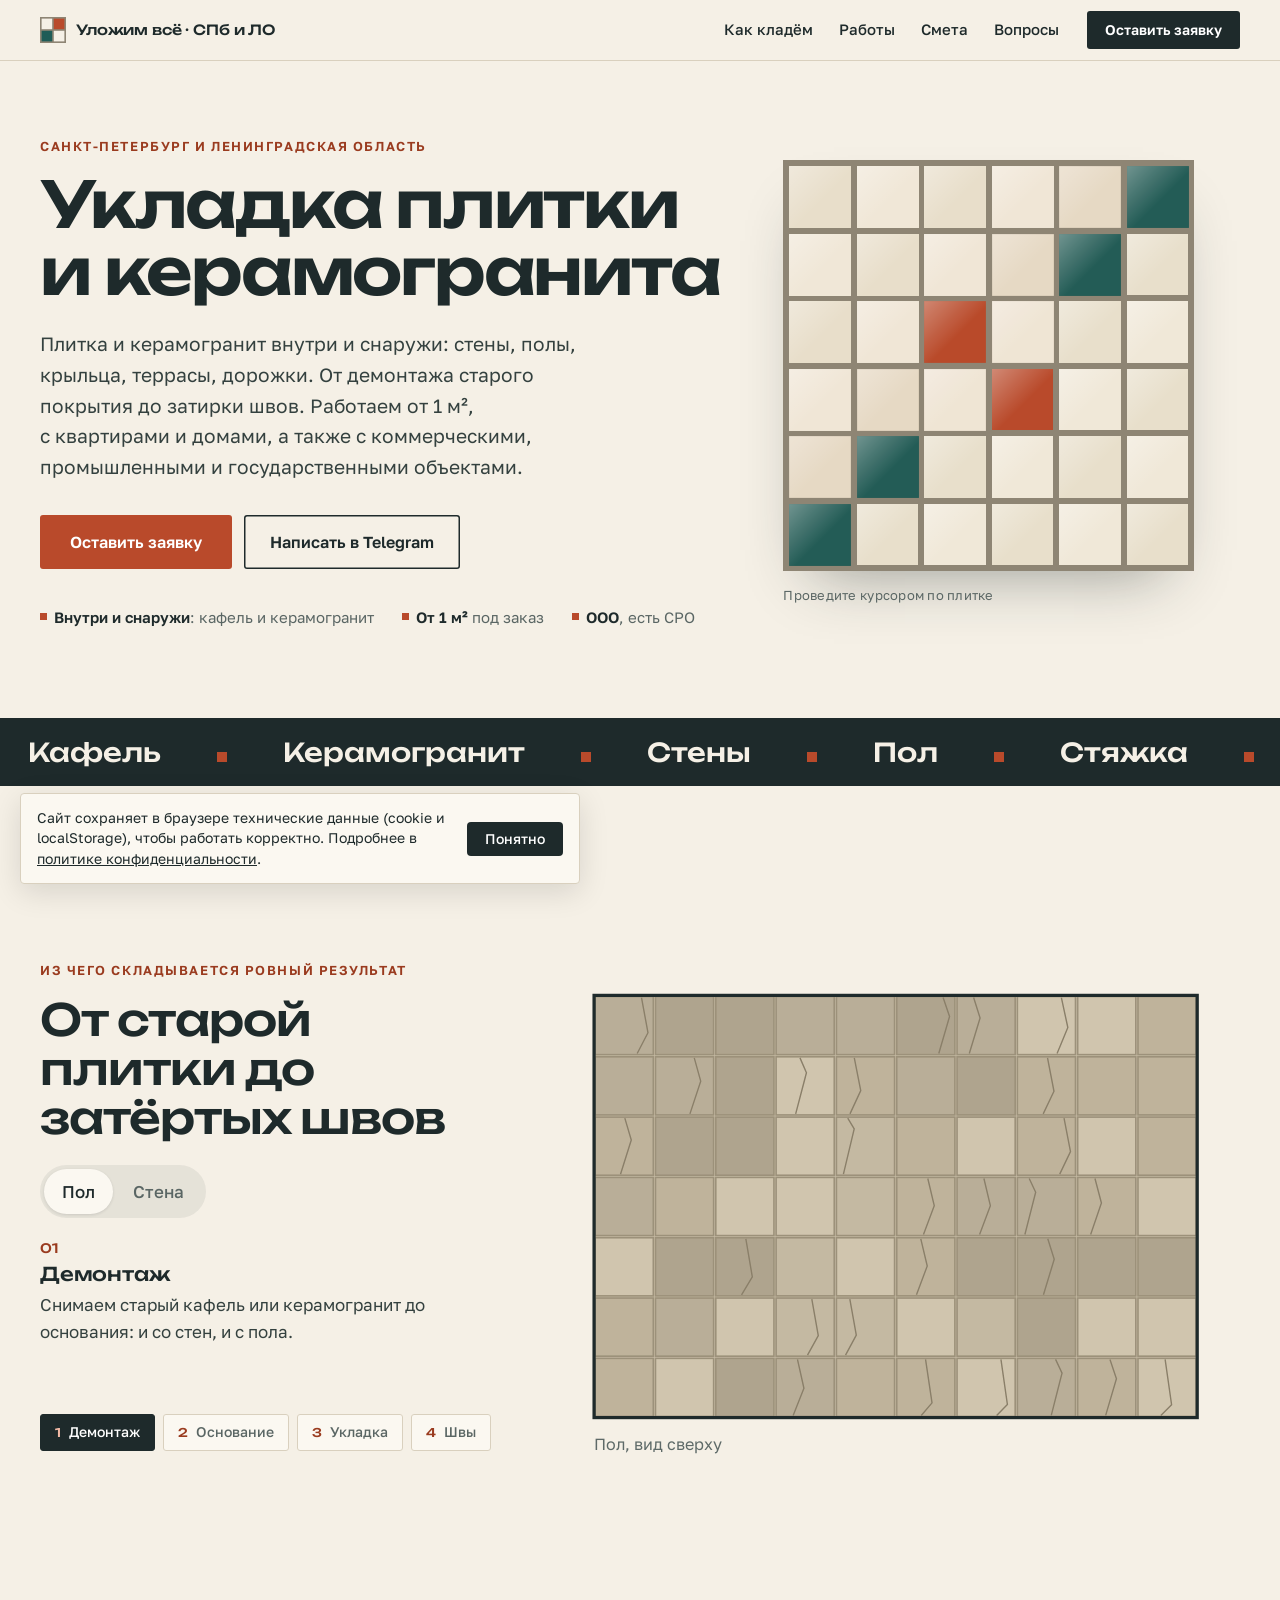
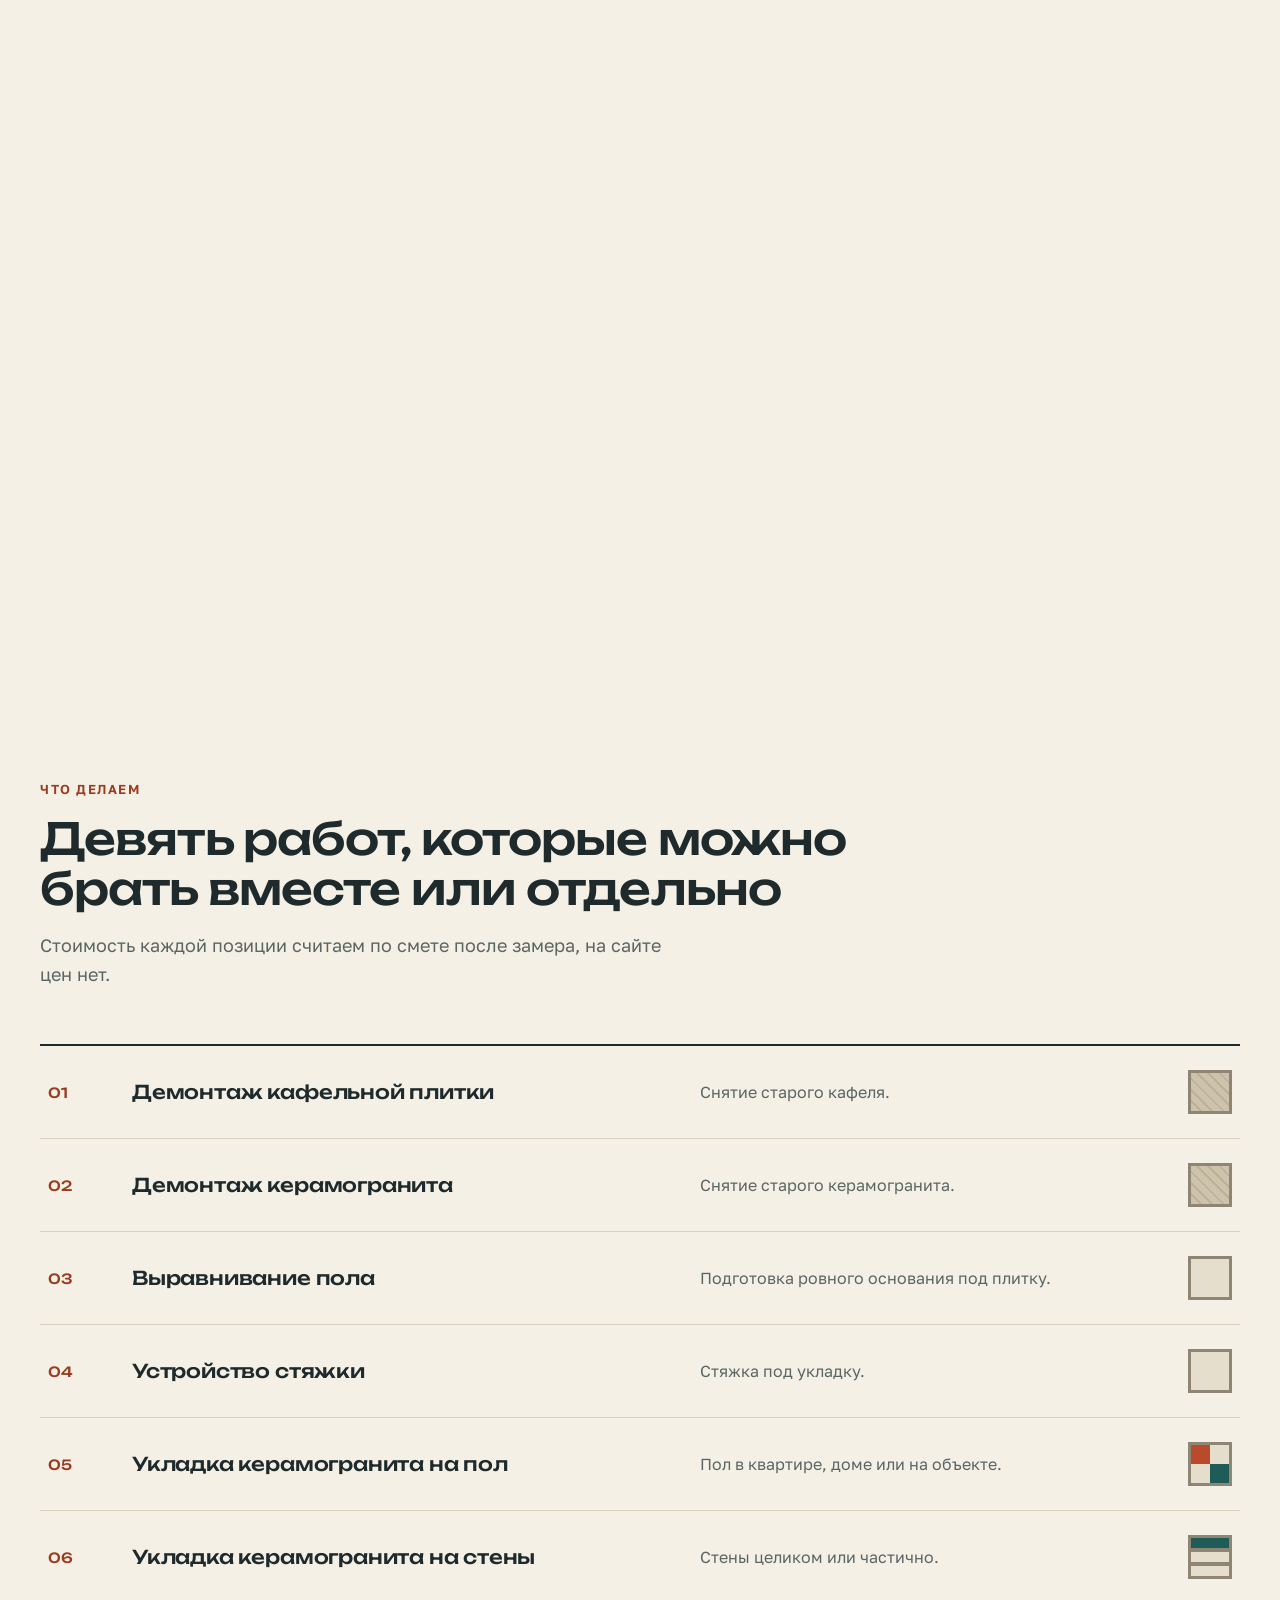
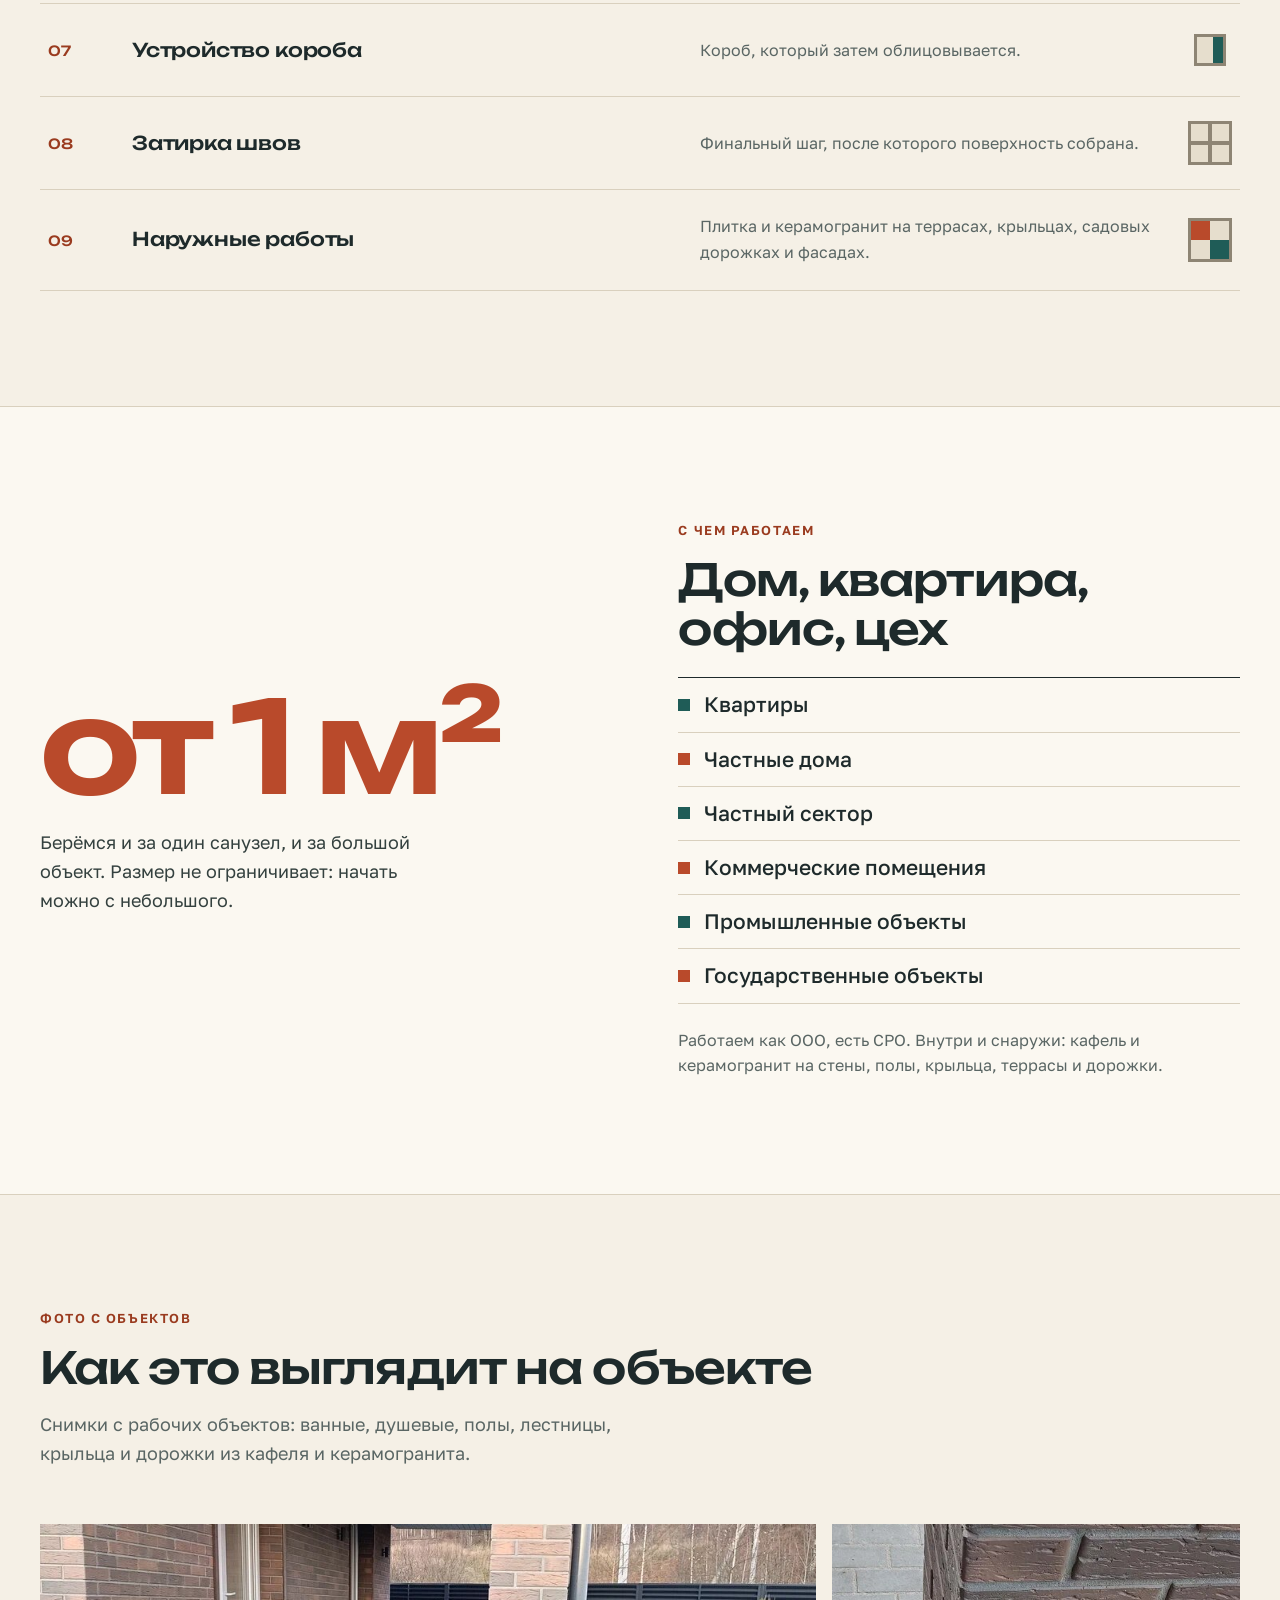
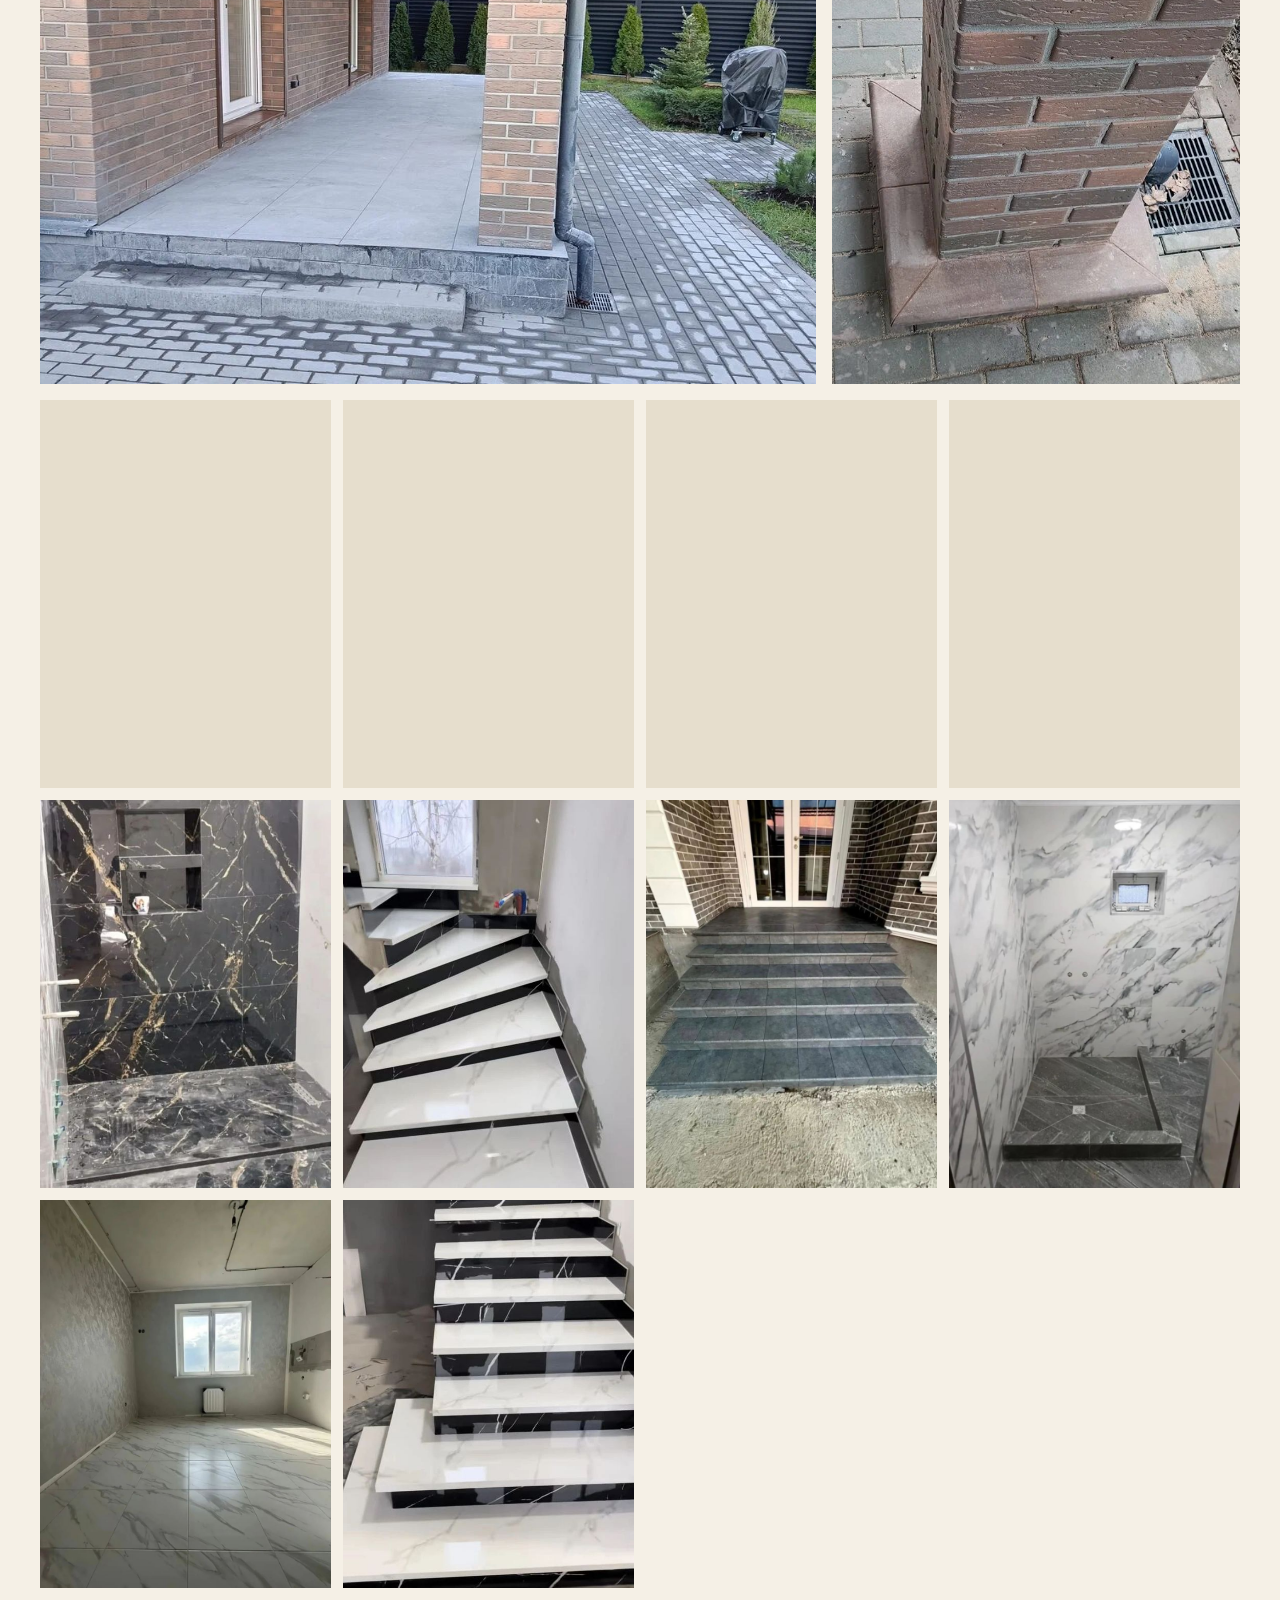
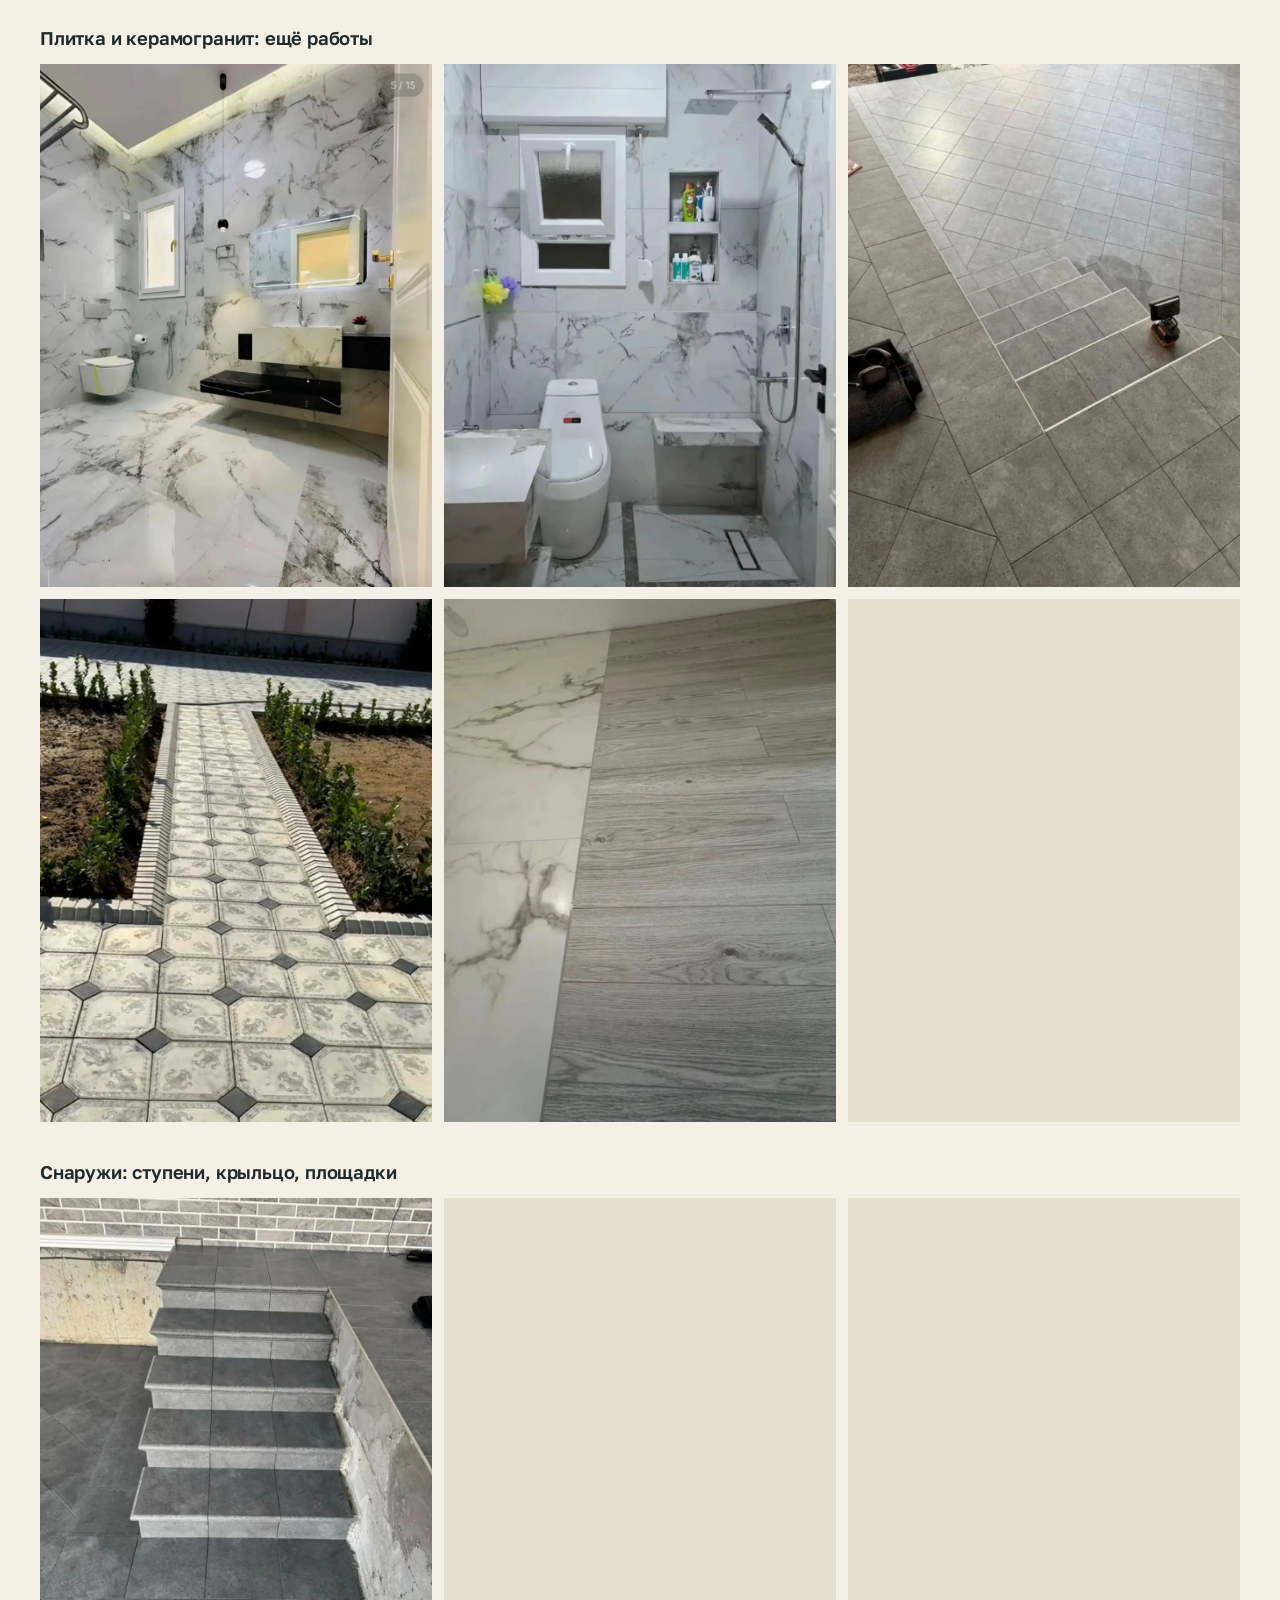
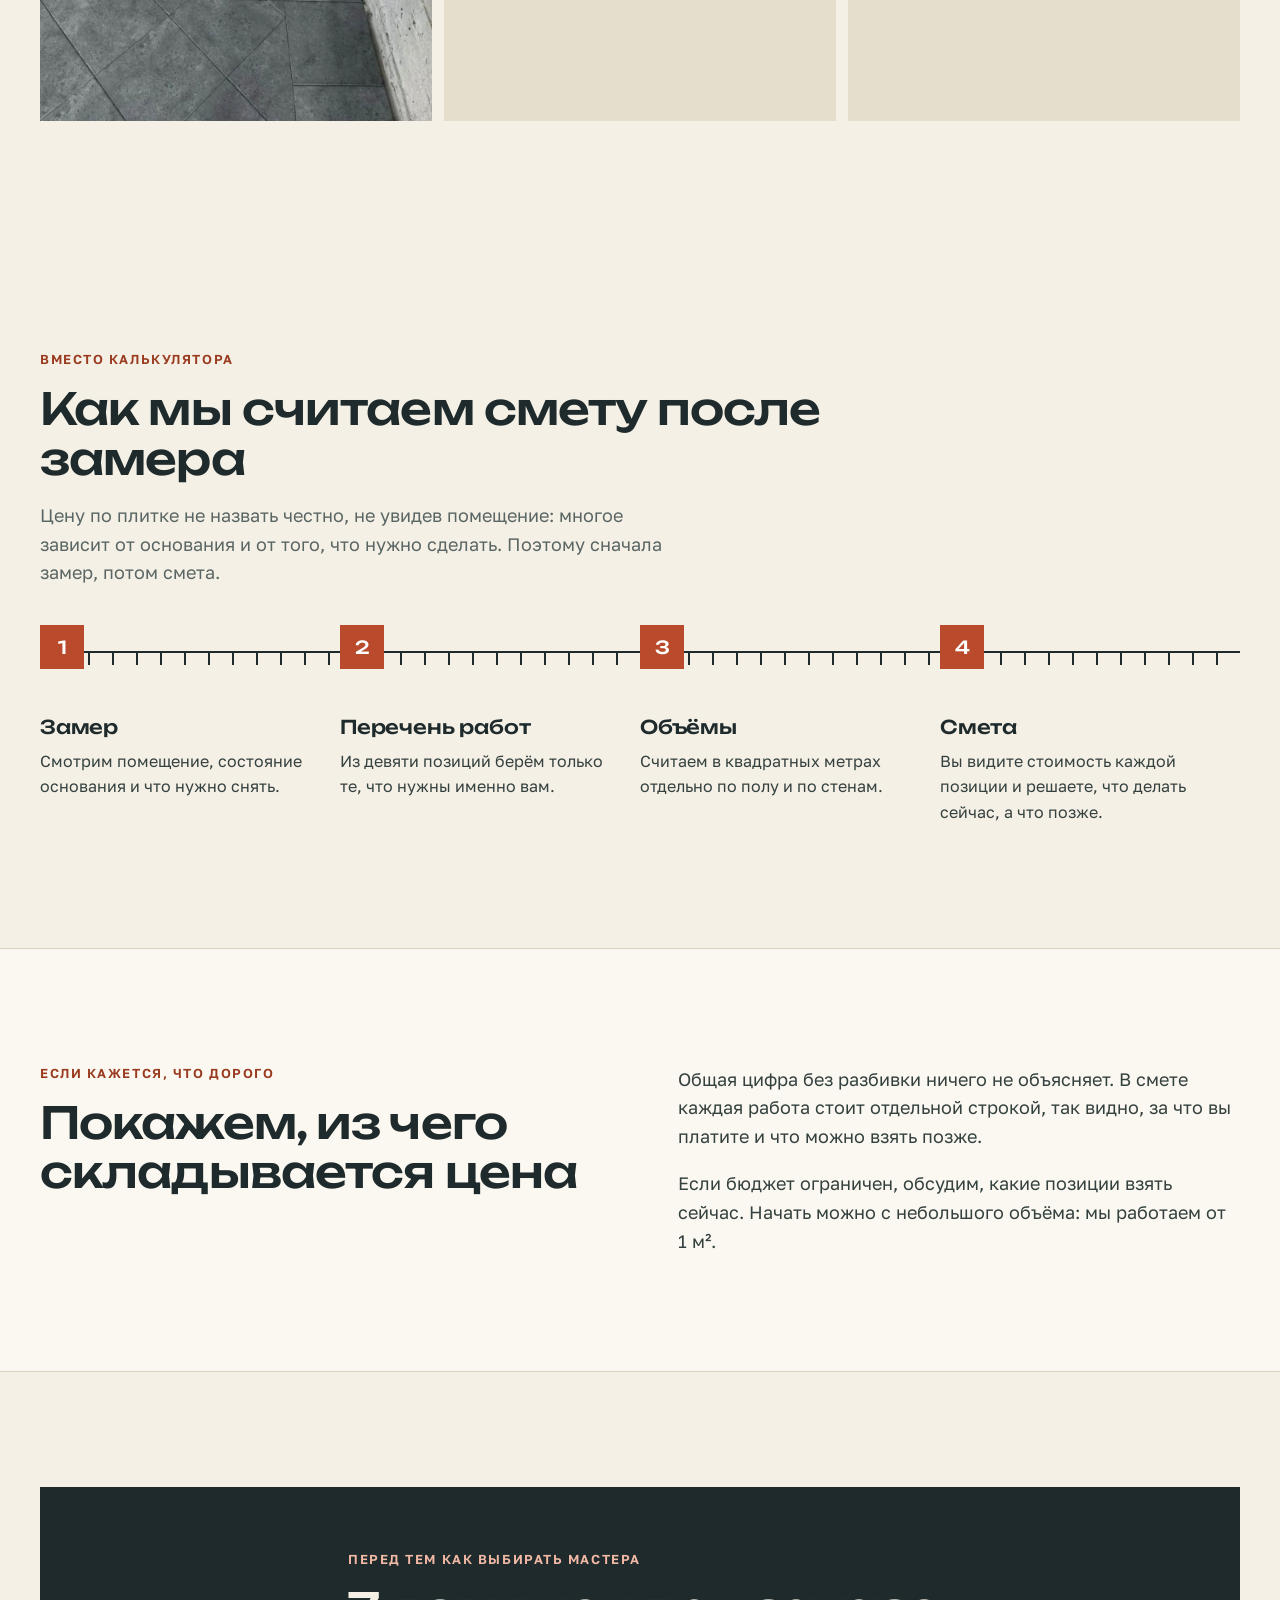
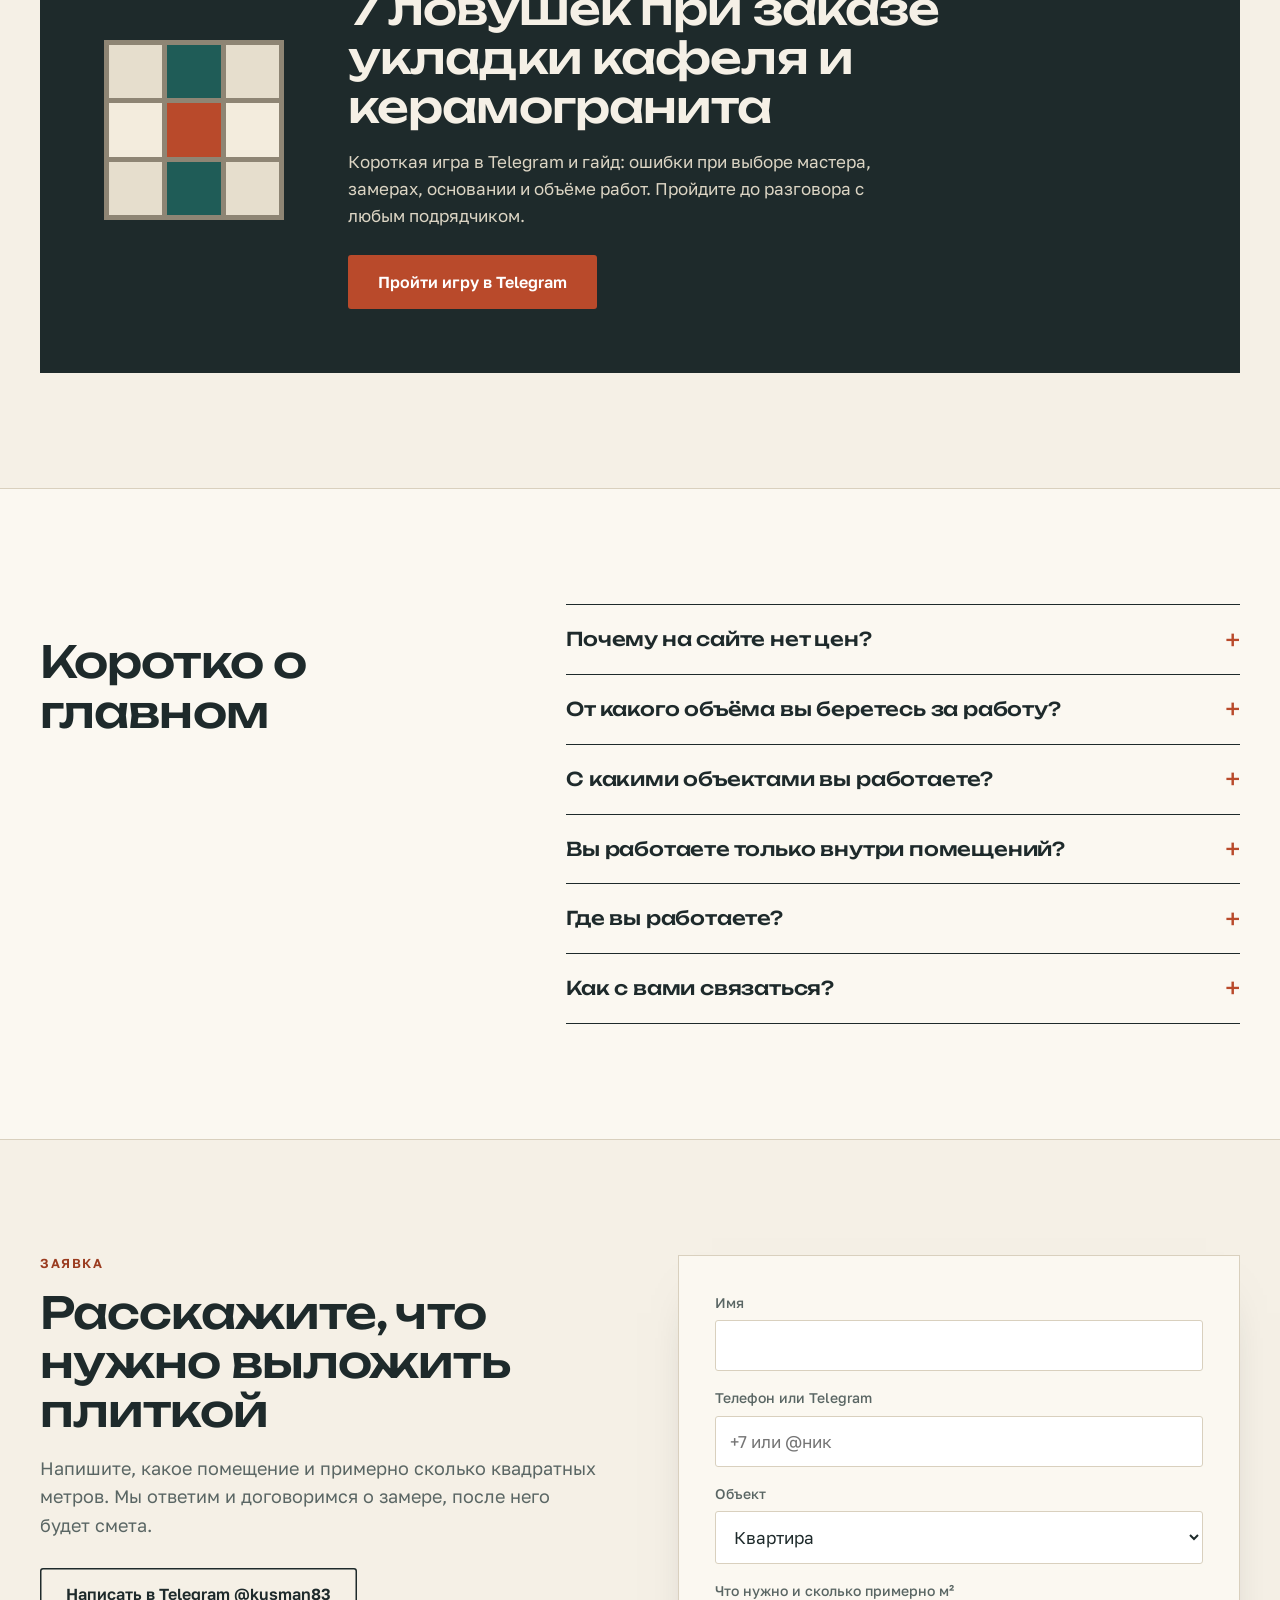
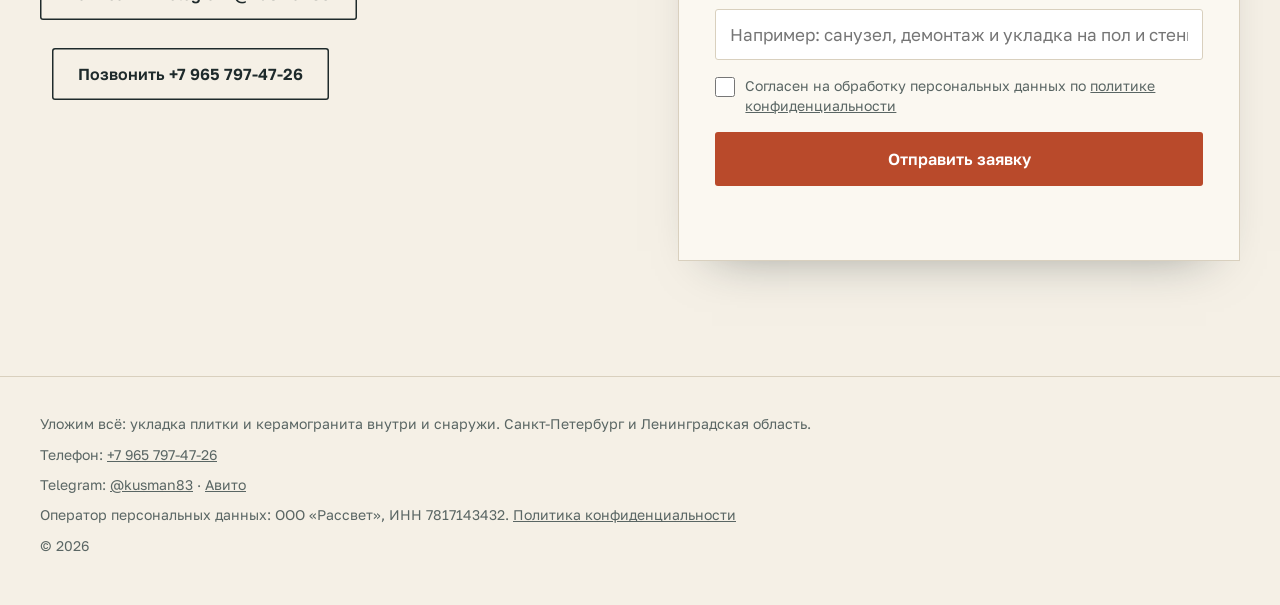
<file: index.html>
<!DOCTYPE html>
<html lang="ru">
<head>
<meta charset="utf-8">
<meta name="viewport" content="width=device-width, initial-scale=1">
<title>Уложим всё: плитка и керамогранит в СПб и ЛО, внутри и снаружи</title>
<meta name="description" content="«Уложим всё»: укладка плитки и керамогранита в Санкт-Петербурге и Ленинградской области, внутри и снаружи: стены, полы, крыльца, террасы, дорожки. От 1 м², смета после замера.">
<meta name="robots" content="index, follow">
<link rel="canonical" href="https://murzzsite.github.io/kusman-plitka-spb/">
<meta property="og:title" content="Уложим всё: плитка и керамогранит, СПб и ЛО">
<meta property="og:description" content="Внутри и снаружи: демонтаж, основание, укладка, затирка швов. От 1 м². Стоимость считаем по смете после замера.">
<meta property="og:type" content="website">
<meta property="og:url" content="https://murzzsite.github.io/kusman-plitka-spb/">
<meta property="og:locale" content="ru_RU">
<meta property="og:site_name" content="Уложим всё">
<meta name="twitter:card" content="summary">
<meta name="twitter:title" content="Уложим всё: плитка и керамогранит, СПб и ЛО">
<meta name="twitter:description" content="Внутри и снаружи: демонтаж, основание, укладка, затирка швов. От 1 м². Стоимость считаем по смете после замера.">
<meta name="theme-color" content="#F5F0E6">
<link rel="icon" href="data:image/svg+xml,%3Csvg xmlns='http://www.w3.org/2000/svg' viewBox='0 0 32 32'%3E%3Crect width='32' height='32' fill='%238E8574'/%3E%3Crect x='2' y='2' width='13' height='13' fill='%23F5F0E6'/%3E%3Crect x='17' y='2' width='13' height='13' fill='%23B94A2B'/%3E%3Crect x='2' y='17' width='13' height='13' fill='%231F5C57'/%3E%3Crect x='17' y='17' width='13' height='13' fill='%23F5F0E6'/%3E%3C/svg%3E">
<link rel="preconnect" href="https://fonts.googleapis.com">
<link rel="preconnect" href="https://fonts.gstatic.com" crossorigin>
<link href="https://fonts.googleapis.com/css2?family=Unbounded:wght@300..900&family=Golos+Text:wght@400..700&display=swap" rel="stylesheet">
<link rel="stylesheet" href="motion.css">
<link rel="stylesheet" href="styles.css">
<script type="application/ld+json">
{"@context":"https://schema.org","@type":"WebSite","name":"Уложим всё","url":"https://murzzsite.github.io/kusman-plitka-spb/","inLanguage":"ru-RU"}
</script>
<script type="application/ld+json">
{"@context":"https://schema.org","@type":"HomeAndConstructionBusiness","name":"Уложим всё","alternateName":"Укладка плитки и керамогранита, СПб и ЛО","legalName":"ООО «Рассвет»","taxID":"7817143432","url":"https://murzzsite.github.io/kusman-plitka-spb/","description":"Укладка плитки и керамогранита внутри и снаружи: стены, полы, крыльца, террасы, дорожки. Работаем от 1 м².","areaServed":[{"@type":"City","name":"Санкт-Петербург"},{"@type":"AdministrativeArea","name":"Ленинградская область"}],"telephone":"+79657974726","contactPoint":{"@type":"ContactPoint","contactType":"customer service","telephone":"+79657974726","url":"https://t.me/kusman83","availableLanguage":"ru"}}
</script>
<script type="application/ld+json">
{"@context":"https://schema.org","@type":"Service","name":"Укладка плитки и керамогранита","serviceType":"Укладка плитки и керамогранита внутри и снаружи","url":"https://murzzsite.github.io/kusman-plitka-spb/","areaServed":[{"@type":"City","name":"Санкт-Петербург"},{"@type":"AdministrativeArea","name":"Ленинградская область"}],"hasOfferCatalog":{"@type":"OfferCatalog","name":"Работы","itemListElement":[
{"@type":"Offer","itemOffered":{"@type":"Service","name":"Демонтаж кафельной плитки"}},
{"@type":"Offer","itemOffered":{"@type":"Service","name":"Демонтаж керамогранита"}},
{"@type":"Offer","itemOffered":{"@type":"Service","name":"Выравнивание пола"}},
{"@type":"Offer","itemOffered":{"@type":"Service","name":"Устройство стяжки"}},
{"@type":"Offer","itemOffered":{"@type":"Service","name":"Укладка керамогранита на пол"}},
{"@type":"Offer","itemOffered":{"@type":"Service","name":"Укладка керамогранита на стены"}},
{"@type":"Offer","itemOffered":{"@type":"Service","name":"Устройство короба"}},
{"@type":"Offer","itemOffered":{"@type":"Service","name":"Затирка швов"}},
{"@type":"Offer","itemOffered":{"@type":"Service","name":"Наружные работы: плитка и керамогранит на террасах, крыльцах, дорожках и фасадах"}}]}}
</script>
<script type="application/ld+json">
{"@context":"https://schema.org","@type":"FAQPage","mainEntity":[
{"@type":"Question","name":"Почему на сайте нет цен?","acceptedAnswer":{"@type":"Answer","text":"Стоимость зависит от основания, объёма и набора работ, поэтому мы считаем её по смете после замера, по каждой позиции отдельно."}},
{"@type":"Question","name":"От какого объёма вы беретесь за работу?","acceptedAnswer":{"@type":"Answer","text":"Мы работаем от 1 квадратного метра."}},
{"@type":"Question","name":"С какими объектами вы работаете?","acceptedAnswer":{"@type":"Answer","text":"С частными квартирами, домами и участками частного сектора, а также с коммерческими, промышленными и государственными объектами."}},
{"@type":"Question","name":"Вы работаете только внутри помещений?","acceptedAnswer":{"@type":"Answer","text":"Нет, работаем и внутри, и снаружи: стены и полы в квартирах и домах, а также крыльца, террасы, садовые дорожки и фасады. Материал: плитка и керамогранит."}},
{"@type":"Question","name":"Где вы работаете?","acceptedAnswer":{"@type":"Answer","text":"В Санкт-Петербурге и Ленинградской области."}}
]}
</script>
</head>
<body>

<a class="skip" href="#main">К содержанию</a>

<header class="header" id="header">
  <div class="header__inner">
    <a class="brand" href="#top" aria-label="Уложим всё, на главную">
      <svg class="brand__mark" width="26" height="26" viewBox="0 0 32 32" aria-hidden="true"><rect width="32" height="32" fill="#8E8574"/><rect x="2" y="2" width="13" height="13" fill="#F5F0E6"/><rect x="17" y="2" width="13" height="13" fill="#B94A2B"/><rect x="2" y="17" width="13" height="13" fill="#1F5C57"/><rect x="17" y="17" width="13" height="13" fill="#F5F0E6"/></svg>
      <span>Уложим всё · СПб и ЛО</span>
    </a>
    <nav class="nav" aria-label="Разделы">
      <a href="#scene" data-roll>Как кладём</a>
      <a href="#services" data-roll>Работы</a>
      <a href="#estimate" data-roll>Смета</a>
      <a href="#faq" data-roll>Вопросы</a>
    </nav>
    <a class="btn btn--head" href="#contact" data-magnetic>Оставить заявку</a>
  </div>
</header>

<main id="main">

<!-- HERO -->
<section class="hero" id="top">
  <div class="wrap hero__grid">
    <div class="hero__text">
      <p class="eyebrow" data-reveal>Санкт-Петербург и Ленинградская область</p>
      <h1 data-reveal data-reveal-delay="80">Укладка плитки и&nbsp;керамогранита</h1>
      <p class="hero__lead" data-reveal data-reveal-delay="160">Плитка и керамогранит внутри и снаружи: стены, полы, крыльца, террасы, дорожки. От демонтажа старого покрытия до затирки швов. Работаем от&nbsp;1&nbsp;м², с&nbsp;квартирами и домами, а также с&nbsp;коммерческими, промышленными и государственными объектами.</p>
      <div class="hero__cta" data-reveal data-reveal-delay="240">
        <a class="btn btn--big" href="#contact" data-magnetic>Оставить заявку</a>
        <a class="btn btn--ghost" href="https://t.me/kusman83" target="_blank" rel="noopener" data-magnetic>Написать в Telegram</a>
      </div>
      <ul class="facts" data-reveal data-reveal-delay="320">
        <li><b>Внутри и снаружи</b>: кафель и керамогранит</li>
        <li><b>От 1 м²</b> под заказ</li>
        <li><b>ООО</b>, есть СРО</li>
      </ul>
    </div>
    <div class="hero__art" aria-hidden="true">
      <div class="wall" id="heroWall"></div>
      <p class="wall__cap">Проведите курсором по плитке</p>
    </div>
  </div>
</section>

<div class="ticker" aria-hidden="true">
  <div class="ticker__track">
    <span>Кафель</span><span>Керамогранит</span><span>Стены</span><span>Пол</span><span>Стяжка</span><span>Затирка швов</span><span>Демонтаж</span><span>Короба</span><span>Террасы</span><span>Дорожки</span>
    <span>Кафель</span><span>Керамогранит</span><span>Стены</span><span>Пол</span><span>Стяжка</span><span>Затирка швов</span><span>Демонтаж</span><span>Короба</span><span>Террасы</span><span>Дорожки</span>
  </div>
</div>

<!-- SCENE -->
<section class="scene" id="scene" aria-labelledby="sceneTitle">
  <div class="scene__stick">
    <div class="wrap scene__grid">
      <div class="scene__text">
        <p class="eyebrow">Из чего складывается ровный результат</p>
        <h2 id="sceneTitle">От старой плитки до затёртых швов</h2>
        <div class="scene__view" data-pill role="tablist" aria-label="Что показываем">
          <button type="button" data-pill-item data-view="floor" role="tab" aria-selected="true">Пол</button>
          <button type="button" data-pill-item data-view="wall" role="tab" aria-selected="false">Стена</button>
        </div>
        <div class="stages">
          <article class="st" data-i="0">
            <span class="st__n">01</span>
            <h3>Демонтаж</h3>
            <p>Снимаем старый кафель или керамогранит до основания: и со стен, и с пола.</p>
          </article>
          <article class="st" data-i="1">
            <span class="st__n">02</span>
            <h3>Основание</h3>
            <p>Выравниваем пол и устраиваем стяжку. От основания зависит, насколько ровно ляжет плитка.</p>
          </article>
          <article class="st" data-i="2">
            <span class="st__n">03</span>
            <h3>Укладка</h3>
            <p>Укладываем керамогранит на пол и на стены, при необходимости устраиваем короб.</p>
          </article>
          <article class="st" data-i="3">
            <span class="st__n">04</span>
            <h3>Затирка швов</h3>
            <p>Затираем швы: после этого помещение выглядит законченным.</p>
          </article>
        </div>
        <div class="scene__tabs" id="sceneTabs" role="group" aria-label="Этапы">
          <button type="button" data-i="0"><i>1</i>Демонтаж</button>
          <button type="button" data-i="1"><i>2</i>Основание</button>
          <button type="button" data-i="2"><i>3</i>Укладка</button>
          <button type="button" data-i="3"><i>4</i>Швы</button>
        </div>
      </div>
      <div class="scene__art">
        <svg id="room" viewBox="0 0 640 480" role="img" aria-label="Схема помещения: старая плитка снимается, делается основание, укладывается новая плитка, затираются швы">
          <defs><clipPath id="roomClip"><rect id="roomClipRect" x="40" y="44" width="560" height="392"/></clipPath></defs>
          <g clip-path="url(#roomClip)">
            <rect id="rBase" x="40" y="44" width="560" height="392" fill="#CDC2AB"/>
            <g id="gOld"></g>
            <rect id="rScreed" x="40" y="44" width="0" height="392" fill="#E6DECD"/>
            <g id="gNew"></g>
            <g id="gGrout"></g>
          </g>
          <rect x="40" y="44" width="560" height="392" fill="none" stroke="#1E2A2B" stroke-width="3"/>
          <g id="rail" opacity="0"><line id="railLine" x1="0" y1="34" x2="0" y2="446" stroke="#B94A2B" stroke-width="2.5"/><circle id="railDot" cx="0" cy="34" r="6" fill="#B94A2B"/></g>
          <text id="roomLabel" x="40" y="466" font-size="15" fill="#5E6A68" font-family="Golos Text, sans-serif">Пол, вид сверху</text>
        </svg>
      </div>
    </div>
  </div>
</section>

<!-- SERVICES -->
<section class="sec" id="services" aria-labelledby="servTitle">
  <div class="wrap">
    <div class="sec__head">
      <p class="eyebrow" data-reveal>Что делаем</p>
      <h2 id="servTitle" data-reveal data-reveal-delay="80">Девять работ, которые можно брать вместе или отдельно</h2>
      <p class="sec__lead" data-reveal data-reveal-delay="140">Стоимость каждой позиции считаем по смете после замера, на сайте цен нет.</p>
    </div>
    <ol class="ledger" data-stagger>
      <li><span class="ledger__n">01</span><h3>Демонтаж кафельной плитки</h3><p>Снятие старого кафеля.</p><i class="chip chip--old" aria-hidden="true"></i></li>
      <li><span class="ledger__n">02</span><h3>Демонтаж керамогранита</h3><p>Снятие старого керамогранита.</p><i class="chip chip--old" aria-hidden="true"></i></li>
      <li><span class="ledger__n">03</span><h3>Выравнивание пола</h3><p>Подготовка ровного основания под плитку.</p><i class="chip chip--base" aria-hidden="true"></i></li>
      <li><span class="ledger__n">04</span><h3>Устройство стяжки</h3><p>Стяжка под укладку.</p><i class="chip chip--base" aria-hidden="true"></i></li>
      <li><span class="ledger__n">05</span><h3>Укладка керамогранита на пол</h3><p>Пол в квартире, доме или на объекте.</p><i class="chip chip--lay" aria-hidden="true"></i></li>
      <li><span class="ledger__n">06</span><h3>Укладка керамогранита на стены</h3><p>Стены целиком или частично.</p><i class="chip chip--wall" aria-hidden="true"></i></li>
      <li><span class="ledger__n">07</span><h3>Устройство короба</h3><p>Короб, который затем облицовывается.</p><i class="chip chip--box" aria-hidden="true"></i></li>
      <li><span class="ledger__n">08</span><h3>Затирка швов</h3><p>Финальный шаг, после которого поверхность собрана.</p><i class="chip chip--grout" aria-hidden="true"></i></li>
      <li><span class="ledger__n">09</span><h3>Наружные работы</h3><p>Плитка и керамогранит на террасах, крыльцах, садовых дорожках и фасадах.</p><i class="chip chip--lay" aria-hidden="true"></i></li>
    </ol>
  </div>
</section>

<!-- OBJECTS -->
<section class="sec sec--paper" id="objects" aria-labelledby="objTitle">
  <div class="wrap obj">
    <div class="obj__big" data-reveal>
      <span class="obj__num">от&nbsp;1&nbsp;м²</span>
      <p>Берёмся и за один санузел, и за большой объект. Размер не ограничивает: начать можно с небольшого.</p>
    </div>
    <div class="obj__list">
      <p class="eyebrow" data-reveal>С чем работаем</p>
      <h2 id="objTitle" data-reveal data-reveal-delay="80">Дом, квартира, офис, цех</h2>
      <ul data-stagger>
        <li>Квартиры</li>
        <li>Частные дома</li>
        <li>Частный сектор</li>
        <li>Коммерческие помещения</li>
        <li>Промышленные объекты</li>
        <li>Государственные объекты</li>
      </ul>
      <p class="obj__note" data-reveal>Работаем как ООО, есть СРО. Внутри и снаружи: кафель и керамогранит на стены, полы, крыльца, террасы и дорожки.</p>
    </div>
  </div>
</section>

<!-- WORKS -->
<section class="sec" id="works" aria-labelledby="worksTitle">
  <div class="wrap">
    <div class="sec__head">
      <p class="eyebrow" data-reveal>Фото с объектов</p>
      <h2 id="worksTitle" data-reveal data-reveal-delay="80">Как это выглядит на объекте</h2>
      <p class="sec__lead" data-reveal data-reveal-delay="140">Снимки с рабочих объектов: ванные, душевые, полы, лестницы, крыльца и дорожки из кафеля и керамогранита.</p>
    </div>
    <div class="works" data-reveal data-reveal-delay="100">
      <figure class="works__f works__f--wide"><img src="img/obekt-ploshchadka-vhod.jpg" width="1280" height="576" loading="lazy" decoding="async" alt="Каменная площадка у входа в кирпичный дом, рядом брусчатка"></figure>
      <figure class="works__f works__f--tall"><img src="img/obekt-kolonna-plitka.jpg" width="576" height="1280" loading="lazy" decoding="async" alt="Кирпичная колонна с облицовочной плиткой у основания и брусчатка вокруг"></figure>
    </div>
    <div class="works-grid" data-reveal data-reveal-delay="140">
      <figure class="works__g"><img src="img/rabota-vannaya-mramor.jpg" width="760" height="997" loading="lazy" decoding="async" alt="Светлая ванная с мраморным керамогранитом на полу и стенах и тёмной вставкой у ванны"></figure>
      <figure class="works__g"><img src="img/rabota-vannaya-tyomnyj-kamen.jpg" width="760" height="1000" loading="lazy" decoding="async" alt="Ванная с тёмным керамогранитом под камень, ниши в стене"></figure>
      <figure class="works__g"><img src="img/rabota-pol-ornament.jpg" width="760" height="996" loading="lazy" decoding="async" alt="Керамогранит на полу с декоративной вставкой-орнаментом и ромбами"></figure>
      <figure class="works__g"><img src="img/rabota-pol-holl.jpg" width="760" height="982" loading="lazy" decoding="async" alt="Пол в холле с рисунком из плитки вдоль лестницы"></figure>
      <figure class="works__g"><img src="img/rabota-dush-tyomnyj-mramor.jpg" width="526" height="1000" loading="lazy" decoding="async" alt="Душевая с тёмным мраморным керамогранитом и золотистыми прожилками"></figure>
      <figure class="works__g"><img src="img/rabota-lestnica-belaya.jpg" width="568" height="1000" loading="lazy" decoding="async" alt="Лестница с белыми керамогранитными ступенями"></figure>
      <figure class="works__g"><img src="img/rabota-kryl-cho-stupeni.jpg" width="760" height="911" loading="lazy" decoding="async" alt="Ступени из керамогранита у входа в дом"></figure>
      <figure class="works__g"><img src="img/rabota-dush-belyj-mramor.jpg" width="760" height="995" loading="lazy" decoding="async" alt="Душевая с белым мраморным керамогранитом и тёмным поддоном"></figure>
      <figure class="works__g"><img src="img/rabota-pol-komnata.jpg" width="752" height="1000" loading="lazy" decoding="async" alt="Просторная комната с керамогранитом под мрамор на полу"></figure>
      <figure class="works__g"><img src="img/rabota-lestnica-chyornaya.jpg" width="568" height="1000" loading="lazy" decoding="async" alt="Лестница с чёрно-белыми мраморными ступенями"></figure>
    </div>
    <h3 class="works__sub" data-reveal>Плитка и керамогранит: ещё работы</h3>
    <div class="works-grid works-grid--6" data-reveal data-reveal-delay="100">
      <figure class="works__g"><img src="img/plitka-vannaya-mramor-svetlaya.jpg" width="966" height="1280" loading="lazy" decoding="async" alt="Готовая ванная с белым мраморным керамогранитом на стенах и полу"></figure>
      <figure class="works__g"><img src="img/plitka-vannaya-gotovaya.jpg" width="891" height="1280" loading="lazy" decoding="async" alt="Душевая и санузел с крупным керамогранитом под мрамор, ниша в стене"></figure>
      <figure class="works__g"><img src="img/plitka-pol-diagonal.jpg" width="1004" height="1280" loading="lazy" decoding="async" alt="Серый керамогранит на полу, уложенный по диагонали"></figure>
      <figure class="works__g"><img src="img/plitka-dorozhka-plitka.jpg" width="894" height="1599" loading="lazy" decoding="async" alt="Садовая дорожка, выложенная узорной плиткой"></figure>
      <figure class="works__g"><img src="img/plitka-stik-mramor-derevo.jpg" width="954" height="1280" loading="lazy" decoding="async" alt="Стык керамогранита под мрамор и под дерево на полу"></figure>
      <figure class="works__g"><img src="img/plitka-pol-kuhnya-fartuk.jpg" width="971" height="1280" loading="lazy" decoding="async" alt="Пол из керамогранита под мрамор и плитка на стене в кухне"></figure>
    </div>
    <h3 class="works__sub" data-reveal>Снаружи: ступени, крыльцо, площадки</h3>
    <div class="works-grid works-grid--6 works-grid--out" data-reveal data-reveal-delay="100">
      <figure class="works__g"><img src="img/naruzh-stupeni-kirpich.jpg" width="1068" height="1280" loading="lazy" decoding="async" alt="Серые керамогранитные ступени у кирпичной стены с площадкой"></figure>
      <figure class="works__g"><img src="img/naruzh-stupeni-diagonal.jpg" width="1013" height="1280" loading="lazy" decoding="async" alt="Керамогранит по диагонали на площадке и ступени у входа, рядом кирпичная кладка"></figure>
      <figure class="works__g"><img src="img/naruzh-plitka-uchastok.jpg" width="1014" height="1280" loading="lazy" decoding="async" alt="Серый керамогранит с подрезкой на открытой площадке"></figure>
    </div>
  </div>
</section>

<!-- ESTIMATE -->
<section class="sec" id="estimate" aria-labelledby="estTitle">
  <div class="wrap">
    <div class="sec__head">
      <p class="eyebrow" data-reveal>Вместо калькулятора</p>
      <h2 id="estTitle" data-reveal data-reveal-delay="80">Как мы считаем смету после замера</h2>
      <p class="sec__lead" data-reveal data-reveal-delay="140">Цену по плитке не назвать честно, не увидев помещение: многое зависит от основания и от того, что нужно сделать. Поэтому сначала замер, потом смета.</p>
    </div>
    <ol class="ruler" data-stagger>
      <li><span class="ruler__t">1</span><h3>Замер</h3><p>Смотрим помещение, состояние основания и что нужно снять.</p></li>
      <li><span class="ruler__t">2</span><h3>Перечень работ</h3><p>Из девяти позиций берём только те, что нужны именно вам.</p></li>
      <li><span class="ruler__t">3</span><h3>Объёмы</h3><p>Считаем в квадратных метрах отдельно по полу и по стенам.</p></li>
      <li><span class="ruler__t">4</span><h3>Смета</h3><p>Вы видите стоимость каждой позиции и решаете, что делать сейчас, а что позже.</p></li>
    </ol>
  </div>
</section>

<!-- EXPENSIVE -->
<section class="sec sec--paper" aria-labelledby="dearTitle">
  <div class="wrap dear">
    <div>
      <p class="eyebrow" data-reveal>Если кажется, что дорого</p>
      <h2 id="dearTitle" data-reveal data-reveal-delay="80">Покажем, из чего складывается цена</h2>
    </div>
    <div class="dear__body" data-reveal data-reveal-delay="120">
      <p>Общая цифра без разбивки ничего не объясняет. В смете каждая работа стоит отдельной строкой, так видно, за что вы платите и что можно взять позже.</p>
      <p>Если бюджет ограничен, обсудим, какие позиции взять сейчас. Начать можно с небольшого объёма: мы работаем от 1&nbsp;м².</p>
    </div>
  </div>
</section>

<!-- BOT -->
<section class="sec" id="guide" aria-labelledby="guideTitle">
  <div class="wrap guide">
    <div class="guide__card" data-reveal>
      <div class="guide__tiles" aria-hidden="true"><i></i><i></i><i></i><i></i><i></i><i></i><i></i><i></i><i></i></div>
      <div>
        <p class="eyebrow">Перед тем как выбирать мастера</p>
        <h2 id="guideTitle">7 ловушек при заказе укладки кафеля и керамогранита</h2>
        <p>Короткая игра в Telegram и гайд: ошибки при выборе мастера, замерах, основании и объёме работ. Пройдите до разговора с любым подрядчиком.</p>
        <a class="btn btn--big" href="#" data-bot target="_blank" rel="noopener" data-magnetic>Пройти игру в Telegram</a>
      </div>
    </div>
  </div>
</section>

<!-- FAQ -->
<section class="sec sec--paper" id="faq" aria-labelledby="faqTitle">
  <div class="wrap faq">
    <div>
      <p class="eyebrow" data-reveal>Вопросы</p>
      <h2 id="faqTitle" data-reveal data-reveal-delay="80">Коротко о главном</h2>
    </div>
    <div class="faq__list" data-reveal data-reveal-delay="100">
      <details><summary>Почему на сайте нет цен?</summary><p>Стоимость зависит от основания, объёма и набора работ, поэтому мы считаем её по смете после замера, по каждой позиции отдельно.</p></details>
      <details><summary>От какого объёма вы беретесь за работу?</summary><p>Мы работаем от 1 квадратного метра.</p></details>
      <details><summary>С какими объектами вы работаете?</summary><p>С квартирами, домами и частным сектором, а также с коммерческими, промышленными и государственными объектами.</p></details>
      <details><summary>Вы работаете только внутри помещений?</summary><p>Нет, работаем и внутри, и снаружи. Внутри это стены и полы в квартирах и домах. Снаружи: крыльца, террасы, садовые дорожки и фасады. Материал: плитка и керамогранит, плюс всё, что для этого нужно: демонтаж, основание, короб и затирка швов.</p></details>
      <details><summary>Где вы работаете?</summary><p>В Санкт-Петербурге и Ленинградской области.</p></details>
      <details><summary>Как с вами связаться?</summary><p>Позвоните по телефону <a href="tel:+79657974726">+7 965 797-47-26</a>, напишите в Telegram <a href="https://t.me/kusman83" target="_blank" rel="noopener">@kusman83</a> или оставьте заявку в форме ниже. Нас также можно найти <a href="https://www.avito.ru/podporozhe/predlozheniya_uslug/remont_vannoy_komnaty_i_sanuzla_pod_klyuch_8380222340" target="_blank" rel="noopener">на Авито</a>.</p></details>
    </div>
  </div>
</section>

<!-- CONTACT -->
<section class="sec contact" id="contact" aria-labelledby="contactTitle">
  <div class="wrap contact__grid">
    <div>
      <p class="eyebrow" data-reveal>Заявка</p>
      <h2 id="contactTitle" data-reveal data-reveal-delay="80">Расскажите, что нужно выложить плиткой</h2>
      <p class="sec__lead" data-reveal data-reveal-delay="140">Напишите, какое помещение и примерно сколько квадратных метров. Мы ответим и договоримся о замере, после него будет смета.</p>
      <a class="btn btn--ghost" href="https://t.me/kusman83" target="_blank" rel="noopener" data-magnetic data-reveal data-reveal-delay="200">Написать в Telegram @kusman83</a>
      <a class="btn btn--ghost" href="tel:+79657974726" data-magnetic data-reveal data-reveal-delay="240" style="margin-left:12px">Позвонить +7 965 797-47-26</a>
    </div>
    <form class="form" id="leadForm" novalidate data-reveal data-reveal-delay="100">
      <label>Имя<input type="text" name="name" autocomplete="name" required></label>
      <label>Телефон или Telegram<input type="text" name="contact" autocomplete="tel" required placeholder="+7 или @ник"></label>
      <label>Объект
        <select name="object">
          <option>Квартира</option>
          <option>Частный дом</option>
          <option>Коммерческое помещение</option>
          <option>Промышленный объект</option>
          <option>Государственный объект</option>
        </select>
      </label>
      <label>Что нужно и сколько примерно м²<input type="text" name="comment" placeholder="Например: санузел, демонтаж и укладка на пол и стены"></label>
      <input type="text" name="_gotcha" style="display:none" tabindex="-1" autocomplete="off">
      <label class="form__ok"><input type="checkbox" name="consent" required><span>Согласен на обработку персональных данных по <a href="privacy.html" target="_blank" rel="noopener">политике конфиденциальности</a></span></label>
      <button class="btn btn--big" type="submit">Отправить заявку</button>
      <p class="form__msg" id="formMsg" role="status"></p>
    </form>
  </div>
</section>
</main>

<footer class="footer">
  <div class="wrap footer__in">
    <p>Уложим всё: укладка плитки и керамогранита внутри и снаружи. Санкт-Петербург и Ленинградская область.</p>
    <p>Телефон: <a href="tel:+79657974726">+7 965 797-47-26</a></p>
    <p>Telegram: <a href="https://t.me/kusman83" target="_blank" rel="noopener">@kusman83</a> · <a href="https://www.avito.ru/podporozhe/predlozheniya_uslug/remont_vannoy_komnaty_i_sanuzla_pod_klyuch_8380222340" target="_blank" rel="noopener">Авито</a></p>
    <p>Оператор персональных данных: ООО «Рассвет», ИНН 7817143432. <a href="privacy.html">Политика конфиденциальности</a></p>
    <p>© <span id="year">2026</span></p>
  </div>
</footer>

<script src="motion.js" defer></script>
<script src="script.js" defer></script>
<script src="cookie.js" defer></script>
</body>
</html>
</file>
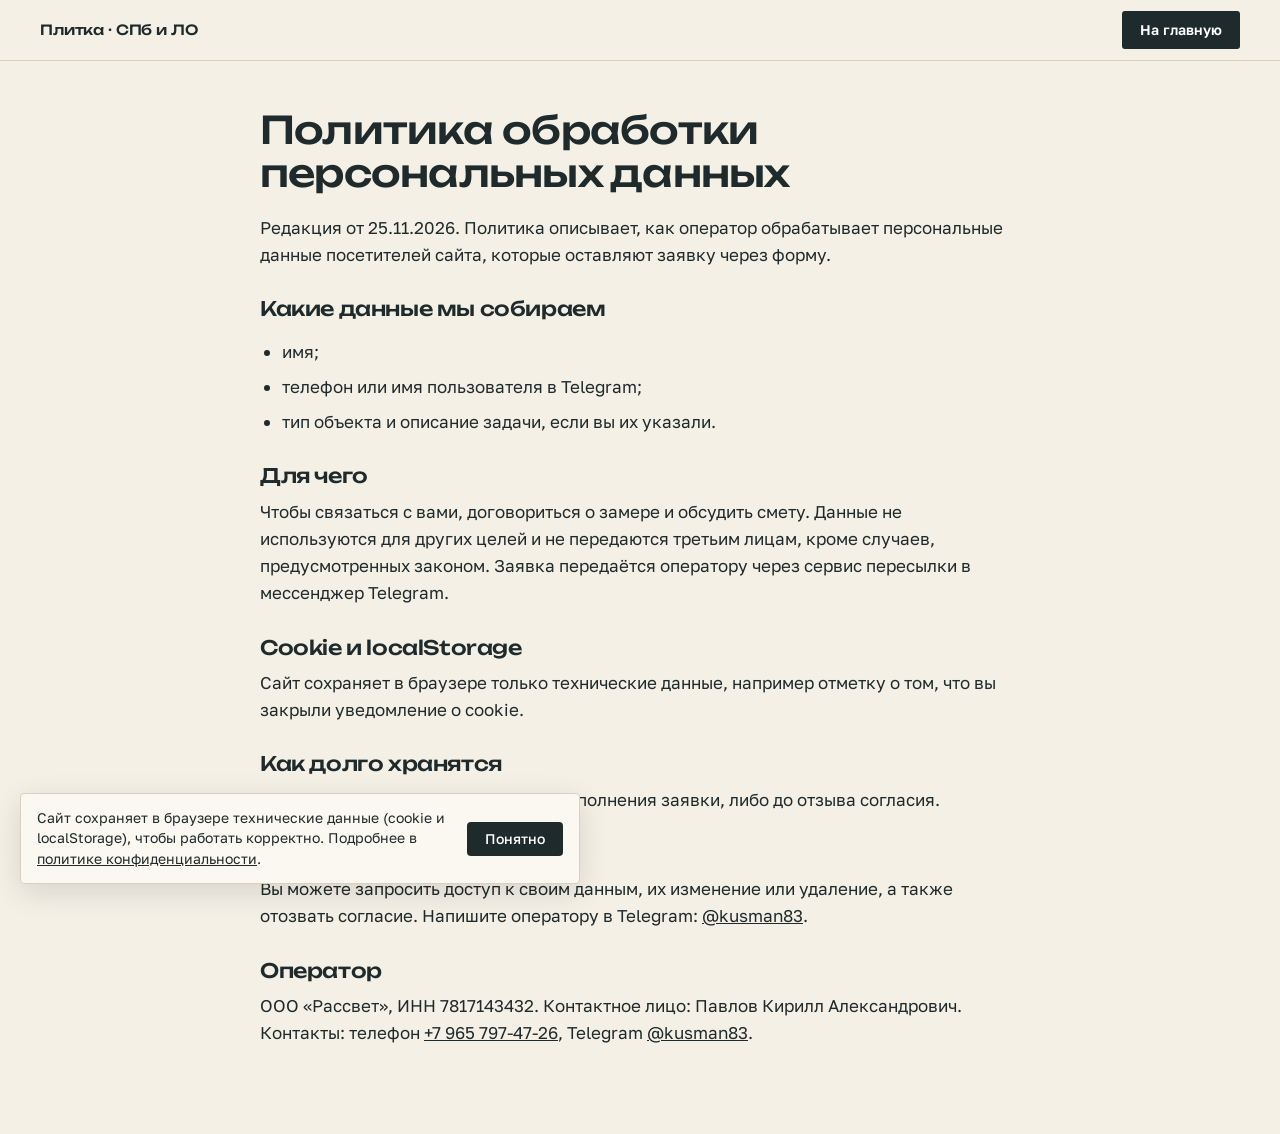
<file: privacy.html>
<!DOCTYPE html>
<html lang="ru">
<head>
<meta charset="utf-8">
<meta name="viewport" content="width=device-width, initial-scale=1">
<title>Политика обработки персональных данных - Уложим всё, СПб и ЛО</title>
<meta name="description" content="Как сайт обрабатывает персональные данные посетителей, оставивших заявку через форму.">
<meta name="robots" content="index, follow">
<link rel="canonical" href="https://murzzsite.github.io/kusman-plitka-spb/privacy.html">
<meta property="og:title" content="Политика обработки персональных данных - Уложим всё, СПб и ЛО">
<meta property="og:description" content="Как сайт обрабатывает персональные данные посетителей, оставивших заявку через форму.">
<meta property="og:type" content="website">
<meta property="og:url" content="https://murzzsite.github.io/kusman-plitka-spb/privacy.html">
<meta property="og:locale" content="ru_RU">
<link href="https://fonts.googleapis.com/css2?family=Unbounded:wght@300..900&family=Golos+Text:wght@400..700&display=swap" rel="stylesheet">
<link rel="stylesheet" href="styles.css">
</head>
<body>
<header class="header"><div class="header__inner"><a class="brand" href="./"><span>Плитка · СПб и ЛО</span></a><a class="btn btn--head" href="./" style="margin-left:auto">На главную</a></div></header>
<main class="legal">
  <h1>Политика обработки персональных данных</h1>
  <p>Редакция от 25.11.2026. Политика описывает, как оператор обрабатывает персональные данные посетителей сайта, которые оставляют заявку через форму.</p>
  <h2>Какие данные мы собираем</h2>
  <ul><li>имя;</li><li>телефон или имя пользователя в Telegram;</li><li>тип объекта и описание задачи, если вы их указали.</li></ul>
  <h2>Для чего</h2>
  <p>Чтобы связаться с вами, договориться о замере и обсудить смету. Данные не используются для других целей и не передаются третьим лицам, кроме случаев, предусмотренных законом. Заявка передаётся оператору через сервис пересылки в мессенджер Telegram.</p>
  <h2>Cookie и localStorage</h2>
  <p>Сайт сохраняет в браузере только технические данные, например отметку о том, что вы закрыли уведомление о cookie.</p>
  <h2>Как долго хранятся</h2>
  <p>Пока это нужно для связи с вами и выполнения заявки, либо до отзыва согласия.</p>
  <h2>Ваши права</h2>
  <p>Вы можете запросить доступ к своим данным, их изменение или удаление, а также отозвать согласие. Напишите оператору в Telegram: <a href="https://t.me/kusman83">@kusman83</a>.</p>
  <h2>Оператор</h2>
  <p>ООО «Рассвет», ИНН 7817143432. Контактное лицо: Павлов Кирилл Александрович. Контакты: телефон <a href="tel:+79657974726">+7 965 797-47-26</a>, Telegram <a href="https://t.me/kusman83">@kusman83</a>.</p>
</main>
<script src="cookie.js" defer></script>
</body>
</html>
</file>
<file: motion.css>
/* motion-kit: токены и стили эффектов. Светлая тема. Цвета переопределять под бренд клиента. */
:root{
  /* пружины: "stiffness damping" (из designbookmark motion studies) */
  --spring-follow:900 50;
  --spring-settle:280 22;
  --spring-soft:260 24;
  --spring-lead:620 36;
  --spring-trail:190 19;
  --spring-pop:520 16;
  --spring-fade:420 32;
  --stagger:45;               /* мс между элементами */

  /* бренд: менять под клиента */
  --mk-bg:#fafaf7;
  --mk-surface:#fff;
  --mk-text:#16181d;
  --mk-muted:#6b7280;
  --mk-accent:#e4572e;
  --mk-on-accent:#fff;
  --mk-fill:rgba(22,24,29,.06);

  --mk-r-pill:999px;
  --mk-r-card:24px;
  --mk-ease-out:cubic-bezier(.22,1,.36,1);   /* для CSS-переходов, где пружина избыточна */
}

/* reveal: класс mk-reveal ставит JS, без JS элементы видны */
.mk-on .mk-reveal{opacity:0;transform:translate3d(0,22px,0);transition:opacity .7s var(--mk-ease-out),transform .8s var(--mk-ease-out);transition-delay:var(--d,0ms)}
.mk-on .mk-reveal.mk-in{opacity:1;transform:none}

/* magnetic: будем двигать только transform */
[data-magnetic]{will-change:transform}

/* roll: две копии буквы, верхняя уезжает, нижняя заезжает */
.mk-roll{display:inline-flex;overflow:hidden;line-height:1.15;vertical-align:bottom}
.mk-roll__c{display:inline-block;position:relative;height:1.15em;overflow:hidden}
.mk-roll__c>span{display:block;transition:transform .5s var(--mk-ease-out);transition-delay:calc(var(--i)*14ms)}
.mk-roll__c>span+span{position:absolute;inset:0;transform:translateY(110%)}
.mk-roll:hover .mk-roll__c>span:first-child,.mk-roll:focus-visible .mk-roll__c>span:first-child{transform:translateY(-110%)}
.mk-roll:hover .mk-roll__c>span+span,.mk-roll:focus-visible .mk-roll__c>span+span{transform:none}

/* pill: резиновый хайлайт */
.mk-pill{position:relative;display:inline-flex;gap:2px;padding:4px;border-radius:var(--mk-r-pill);background:var(--mk-fill)}
.mk-pill__hl{position:absolute;top:4px;bottom:4px;left:0;border-radius:var(--mk-r-pill);background:var(--mk-surface);box-shadow:0 1px 3px rgba(22,24,29,.12);pointer-events:none;will-change:transform,width}
.mk-pill [data-pill-item]{position:relative;z-index:1;padding:9px 18px;border:0;background:none;border-radius:var(--mk-r-pill);font:inherit;font-weight:500;color:var(--mk-muted);cursor:pointer;transition:color .2s}
.mk-pill [data-pill-item].is-active{color:var(--mk-text)}

@media (prefers-reduced-motion:reduce){
  .mk-on .mk-reveal{opacity:1;transform:none;transition:none}
  .mk-roll__c>span{transition:none}
}
</file>
<file: styles.css>
:root{
  --bg:#F5F0E6;--paper:#FBF8F1;--ink:#1E2A2B;--muted:#5A6664;--line:#D9D0BE;
  --terra:#B94A2B;--terra-d:#9A3B1F;--glaze:#1F5C57;--grout:#8E8574;--sand:#E6DECD;
  --mk-bg:var(--bg);--mk-surface:var(--paper);--mk-text:var(--ink);--mk-muted:var(--muted);--mk-accent:var(--terra);--mk-on-accent:#fff;--mk-fill:rgba(30,42,43,.07);
  --f-d:'Unbounded','Golos Text',system-ui,sans-serif;--f-b:'Golos Text',system-ui,sans-serif;
  --hh:60px;
}
*{box-sizing:border-box}
html{scroll-behavior:auto;-webkit-text-size-adjust:100%}
body{margin:0;background:var(--bg);color:var(--ink);font:400 17px/1.6 var(--f-b);overflow-x:hidden}
img,svg{max-width:100%}
a{color:inherit}
.wrap{width:min(1200px,100% - 40px);margin:0 auto}
.skip{position:absolute;left:-999px;top:8px;background:var(--ink);color:#fff;padding:8px 14px;z-index:99}
.skip:focus{left:8px}
h1,h2,h3{font-family:var(--f-d);font-weight:500;line-height:1.12;margin:0;letter-spacing:-.02em;overflow-wrap:break-word;hyphens:auto}
h2{font-size:clamp(24px,3.6vw,44px)}
h3{font-size:clamp(16px,1.5vw,19px);letter-spacing:-.01em;font-weight:500}
p{margin:0}
.eyebrow{font:600 13px/1.3 var(--f-b);letter-spacing:.12em;text-transform:uppercase;color:var(--terra-d);margin-bottom:16px}
.sec{padding:clamp(64px,9vw,120px) 0}
.sec--paper{background:var(--paper);border-block:1px solid var(--line)}
.sec__head{max-width:820px;margin-bottom:clamp(32px,5vw,56px)}
.sec__head h2{margin-bottom:18px}
.sec__lead{color:var(--muted);font-size:18px;max-width:640px;margin-top:18px}
.sec__head .sec__lead{margin-top:0}

/* buttons */
.btn{display:inline-flex;align-items:center;justify-content:center;gap:8px;border:0;border-radius:3px;background:var(--ink);color:#fff;font:600 15px/1 var(--f-b);padding:15px 22px;text-decoration:none;cursor:pointer;transition:background .2s,color .2s,box-shadow .2s}
.btn:hover{background:var(--terra-d)}
.btn:focus-visible,a:focus-visible,summary:focus-visible,button:focus-visible,input:focus-visible,select:focus-visible{outline:2px solid var(--terra);outline-offset:3px}
.btn--big{padding:19px 30px;font-size:16px;background:var(--terra)}
.btn--big:hover{background:var(--terra-d)}
.btn--ghost{background:transparent;color:var(--ink);box-shadow:inset 0 0 0 1.5px var(--ink);padding:18px 26px;font-size:16px}
.btn--ghost:hover{background:var(--ink);color:#fff}
.btn--head{padding:12px 18px;font-size:14px}
.btn[disabled]{opacity:.6;cursor:default}

/* header */
.header{position:sticky;top:0;z-index:50;background:rgba(245,240,230,.9);backdrop-filter:blur(10px);-webkit-backdrop-filter:blur(10px);border-bottom:1px solid var(--line)}
.header__inner{width:min(1200px,100% - 40px);margin:0 auto;height:var(--hh);display:flex;align-items:center;gap:28px}
.brand{display:flex;align-items:center;gap:10px;text-decoration:none;font:500 14px/1 var(--f-d);letter-spacing:-.01em;white-space:nowrap}
.nav{margin-left:auto;display:flex;gap:26px}
.nav a{text-decoration:none;font-size:15px;font-weight:500}
.nav a:hover{color:var(--terra-d)}

/* hero */
.hero{padding:clamp(36px,6vw,80px) 0 clamp(48px,7vw,96px);overflow:hidden}
.hero__grid{display:grid;grid-template-columns:1.1fr .9fr;gap:clamp(28px,5vw,72px);align-items:center}
.hero h1{font-size:clamp(28px,5vw,64px);font-weight:600;line-height:1.05;letter-spacing:-.035em;margin-bottom:24px}
.hero__lead{font-size:clamp(17px,1.5vw,20px);color:#34413F;max-width:560px}
.hero__cta{display:flex;flex-wrap:wrap;gap:12px;margin-top:32px}
.facts{list-style:none;padding:0;margin:36px 0 0;display:flex;flex-wrap:wrap;gap:10px 28px;font-size:15px;color:var(--muted)}
.facts li{padding-left:14px;position:relative}
.facts li::before{content:"";position:absolute;left:0;top:.55em;width:7px;height:7px;background:var(--terra)}
.facts b{color:var(--ink);font-weight:600}
.hero__art{position:relative}
.wall{display:grid;grid-template-columns:repeat(6,1fr);gap:6px;padding:6px;background:var(--grout);box-shadow:0 30px 60px -30px rgba(30,42,43,.45);touch-action:pan-y}
.wall i{position:relative;display:block;aspect-ratio:1;background:var(--t,#EDE4D3);transform:translateY(-120%) scale(1.1);opacity:0}
.wall i::before{content:"";position:absolute;inset:0;background:linear-gradient(135deg,rgba(255,255,255,.35),rgba(255,255,255,0) 55%)}
.wall i::after{content:"";position:absolute;inset:0;background:var(--terra);opacity:var(--k,0)}
.wall.on i{animation:drop .7s cubic-bezier(.22,1,.36,1) forwards;animation-delay:calc(var(--d)*38ms)}
.wall.settled i{animation:none;opacity:1;transform:scale(calc(1 - var(--k,0)*.1))}
@keyframes drop{to{transform:none;opacity:1}}
.wall__cap{margin-top:14px;font-size:13px;color:var(--muted);letter-spacing:.02em}

/* ticker */
.ticker{overflow:hidden;background:var(--ink);color:var(--bg);border-block:1px solid var(--ink)}
.ticker__track{display:flex;width:max-content;animation:tick 40s linear infinite}
.ticker span{font:500 clamp(18px,2.4vw,26px)/1 var(--f-d);padding:20px 28px;white-space:nowrap}
.ticker span::after{content:"";display:inline-block;width:10px;height:10px;background:var(--terra);margin-left:56px}
@keyframes tick{to{transform:translateX(-50%)}}

/* scene */
.scene{position:relative;padding:56px 0}
.scene__grid{display:grid;grid-template-columns:.8fr 1.2fr;gap:clamp(24px,4vw,64px);align-items:center}
.scene__text h2{margin-bottom:22px}
.scene__view{margin-bottom:22px}
.stages{display:grid}
.st{padding:18px 0;border-top:1px solid var(--line)}
.st__n{font:500 13px var(--f-d);color:var(--terra-d);display:block;margin-bottom:8px}
.st h3{margin-bottom:6px}
.st p{color:#34413F}
.scene__tabs{display:none}
.scene__art svg{width:100%;height:auto;display:block;overflow:visible}
.is-pin{height:520vh;padding:0}
.is-pin .scene__stick{position:sticky;top:var(--hh);height:calc(100vh - var(--hh));height:calc(100svh - var(--hh));display:flex;align-items:center;overflow:hidden}
.is-pin .scene__grid{width:min(1200px,100% - 40px)}
.is-pin .stages{min-height:150px}
.is-pin .st{grid-area:1/1;opacity:0;transform:translateY(14px);pointer-events:none;border-top:0;padding:0;transition:opacity .45s,transform .55s cubic-bezier(.22,1,.36,1)}
.is-pin .st.is-on{opacity:1;transform:none;pointer-events:auto}
.is-pin .scene__tabs{display:flex;gap:8px;margin-top:24px;flex-wrap:wrap}
.scene__tabs button{display:inline-flex;align-items:center;gap:8px;border:1.5px solid var(--line);background:var(--paper);color:var(--muted);font:500 14px/1 var(--f-b);padding:10px 14px;border-radius:3px;cursor:pointer;transition:all .25s}
.scene__tabs button i{font:500 12px var(--f-d);font-style:normal;color:var(--terra-d)}
.scene__tabs button.is-on{background:var(--ink);border-color:var(--ink);color:#fff}
.scene__tabs button.is-on i{color:#F2B9A5}
.scene__art{position:relative}
.tile-old{transition:none}

/* services */
.ledger{list-style:none;margin:0;padding:0;border-top:2px solid var(--ink)}
.ledger li{position:relative;display:grid;grid-template-columns:64px minmax(0,1.2fr) minmax(0,1fr) 56px;gap:20px;align-items:center;padding:24px 8px;border-bottom:1px solid var(--line);transition:background .3s,padding .3s}
.ledger li::before{content:"";position:absolute;left:0;top:0;bottom:0;width:0;background:var(--terra);transition:width .35s cubic-bezier(.22,1,.36,1)}
.ledger li:hover{background:var(--paper);padding-left:20px}
.ledger li:hover::before{width:6px}
.ledger__n{font:500 14px var(--f-d);color:var(--terra-d)}
.ledger p{color:var(--muted);font-size:16px}
.chip{display:block;width:44px;height:44px;justify-self:end;background:var(--grout);position:relative}
.chip::before{content:"";position:absolute;inset:3px;background:var(--sand)}
.chip--old::before{background:repeating-linear-gradient(45deg,#CDC2AB 0 6px,#BDB198 6px 8px)}
.chip--base::before{background:var(--sand)}
.chip--lay{background:var(--grout);background-image:linear-gradient(var(--grout) 0 0)}
.chip--lay::before{inset:3px 22px 22px 3px;background:var(--terra);box-shadow:19px 0 0 var(--sand),0 19px 0 var(--sand),19px 19px 0 var(--glaze)}
.chip--wall{background:var(--grout)}
.chip--wall::before{inset:3px 3px 31px 3px;background:var(--glaze);box-shadow:0 14px 0 var(--sand),0 28px 0 var(--sand)}
.chip--box{background:transparent}
.chip--box::before{inset:6px 6px 6px 6px;background:var(--sand);border:3px solid var(--grout);box-shadow:inset -10px 0 0 var(--glaze)}
.chip--grout::before{background:var(--sand);background-image:linear-gradient(var(--grout),var(--grout)),linear-gradient(var(--grout),var(--grout));background-size:100% 4px,4px 100%;background-position:0 50%,50% 0;background-repeat:no-repeat}

/* objects */
.obj{display:grid;grid-template-columns:1fr 1fr;gap:clamp(28px,6vw,96px);align-items:center}
.obj__num{display:block;font:600 clamp(48px,10vw,128px)/.95 var(--f-d);letter-spacing:-.05em;color:var(--terra);margin-bottom:20px;white-space:nowrap}
.obj__big p{max-width:420px;color:#34413F;font-size:18px}
.obj__list h2{margin-bottom:24px}
.obj__list ul{list-style:none;margin:0 0 24px;padding:0;border-top:1px solid var(--ink)}
.obj__list li{padding:14px 0;border-bottom:1px solid var(--line);font:500 clamp(17px,1.8vw,21px)/1.2 var(--f-b);display:flex;align-items:center;gap:14px}
.obj__list li::before{content:"";width:12px;height:12px;background:var(--glaze);flex:none}
.obj__list li:nth-child(even)::before{background:var(--terra)}
.obj__note{color:var(--muted);font-size:16px}

/* estimate ruler */
.ruler{list-style:none;margin:0;padding:34px 0 0;display:grid;grid-template-columns:repeat(4,1fr);gap:0;position:relative;border-top:2px solid var(--ink);
  background:repeating-linear-gradient(90deg,var(--ink) 0 2px,transparent 2px 24px) 0 0/100% 12px no-repeat}
.ruler li{padding:0 28px 8px 0;position:relative}
.ruler__t{position:absolute;top:-62px;left:0;width:44px;height:44px;display:grid;place-items:center;background:var(--terra);color:#fff;font:500 18px var(--f-d)}
.ruler li{padding-top:30px}
.ruler h3{margin-bottom:10px}
.ruler p{color:#34413F;font-size:16px}
.ruler{margin-top:64px}

/* dear */
.dear{display:grid;grid-template-columns:1fr 1fr;gap:clamp(24px,6vw,96px);align-items:start}
.dear__body{display:grid;gap:18px;font-size:18px;color:#34413F}

/* guide */
.guide__card{display:grid;grid-template-columns:auto 1fr;gap:clamp(24px,5vw,64px);align-items:center;background:var(--ink);color:var(--bg);padding:clamp(28px,5vw,64px)}
.guide__card h2{margin-bottom:16px;max-width:640px}
.guide__card p:not(.eyebrow){color:#DCD5C4;max-width:560px;margin-bottom:26px}
.guide__card .eyebrow{color:#F2B9A5}
.guide__tiles{display:grid;grid-template-columns:repeat(3,1fr);gap:5px;padding:5px;background:var(--grout);width:180px}
.guide__tiles i{aspect-ratio:1;background:var(--sand)}
.guide__tiles i:nth-child(5){background:var(--terra)}
.guide__tiles i:nth-child(2),.guide__tiles i:nth-child(8){background:var(--glaze)}
.guide__tiles i:nth-child(4),.guide__tiles i:nth-child(6){background:#F3ECDD}
.guide__tiles i{animation:bob 4s ease-in-out infinite;animation-delay:calc(var(--n,0)*.2s)}
.guide__tiles i:nth-child(2n){--n:1}.guide__tiles i:nth-child(3n){--n:2}.guide__tiles i:nth-child(5){--n:4}
@keyframes bob{50%{transform:translateY(-4px)}}

/* faq */
.faq{display:grid;grid-template-columns:.8fr 1.2fr;gap:clamp(24px,6vw,96px);align-items:start}
.faq__list details{border-top:1px solid var(--ink)}
.faq__list details:last-child{border-bottom:1px solid var(--ink)}
.faq__list summary{list-style:none;cursor:pointer;padding:22px 40px 22px 0;font:500 clamp(16px,1.6vw,19px)/1.3 var(--f-d);letter-spacing:-.01em;position:relative}
.faq__list summary::-webkit-details-marker{display:none}
.faq__list summary::after{content:"+";position:absolute;right:0;top:50%;translate:0 -50%;font:400 28px/1 var(--f-b);color:var(--terra);transition:rotate .3s}
.faq__list details[open] summary::after{rotate:45deg}
.faq__list p{padding:0 40px 24px 0;color:#34413F}

/* contact */
.contact__grid{display:grid;grid-template-columns:1fr 1fr;gap:clamp(28px,6vw,96px);align-items:start}
.contact h2{margin-bottom:0}
.contact .btn--ghost{margin-top:28px}
.form{display:grid;gap:16px;background:var(--paper);border:1px solid var(--line);padding:clamp(20px,3vw,36px);box-shadow:0 24px 50px -34px rgba(30,42,43,.5)}
.form label{display:grid;gap:6px;font-size:14px;font-weight:500;color:var(--muted)}
.form input[type=text],.form select{font:400 17px var(--f-b);color:var(--ink);padding:14px;border:1.5px solid var(--line);border-radius:3px;background:#fff;width:100%}
.form input:focus,.form select:focus{border-color:var(--ink);outline:none;box-shadow:0 0 0 3px rgba(185,74,43,.25)}
.form .form__ok{display:flex;gap:10px;align-items:flex-start;font-weight:400;font-size:14px;line-height:1.45}
.form .form__ok input{width:20px;height:20px;margin:1px 0 0;flex:none;accent-color:var(--terra)}
.form__msg{min-height:22px;font-size:15px;color:var(--glaze)}
.form__msg.err{color:#B3261E}

/* footer */
.footer{border-top:1px solid var(--line);padding:36px 0 48px;color:var(--muted);font-size:14px}
.footer__in{display:grid;gap:8px}

/* legal */
.legal{width:min(760px,100% - 40px);margin:0 auto;padding:48px 0 80px}
.legal h1{font-size:clamp(26px,4vw,38px);margin-bottom:20px}
.legal h2{font-size:20px;margin:30px 0 10px}
.legal ul{padding-left:22px}
.legal p,.legal li{margin-bottom:8px}

/* tablet / mobile */
@media (max-width:960px){
  .nav{display:none}
  .btn--head{margin-left:auto}
  .hero__grid,.obj,.dear,.faq,.contact__grid{grid-template-columns:1fr}
  .hero__art{max-width:520px}
  .ledger li{grid-template-columns:44px 1fr 44px;row-gap:4px}
  .ledger li p{grid-column:2/3;grid-row:2}
  .ledger .chip{grid-column:3;grid-row:1/3}
  .ruler{grid-template-columns:1fr 1fr;row-gap:48px;margin-top:56px}
  .guide__card{grid-template-columns:1fr}
  .guide__tiles{width:120px}
}
@media (max-width:760px){
  :root{--hh:56px}
  body{font-size:16px}
  .wrap,.header__inner{width:calc(100% - 32px)}
  .brand span{font-size:13px}
  .hero{padding-top:28px}
  .hero__cta .btn{flex:1 1 100%}
  .wall i:nth-child(n+25){display:none}
  .wall{gap:4px;padding:4px}
  .wall__cap{display:none}
  .ruler{grid-template-columns:1fr}
  .ticker span{padding:16px 20px}
  .is-pin .scene__stick{align-items:flex-start;padding-top:12px}
  .is-pin .scene__grid{grid-template-columns:1fr;gap:12px;width:calc(100% - 32px)}
  .is-pin .scene__art{order:-1}
  .is-pin .scene__art svg{max-height:34svh}
  .is-pin .scene__text h2,.is-pin .scene__text .eyebrow{display:none}
  .is-pin .scene__view{margin-bottom:10px}
  .is-pin .stages{min-height:112px}
  .is-pin .st h3{font-size:16px}
  .is-pin .st p{font-size:15px;line-height:1.45}
  .is-pin .scene__tabs{margin-top:12px;gap:6px}
  .scene__tabs button{padding:9px 10px;font-size:13px}
  .scene__tabs button i{display:none}
  .scene:not(.is-pin) .scene__grid{grid-template-columns:1fr}
  .scene__art{order:-1}
  .form{padding:18px}
  .guide__card{padding:24px 20px}
  .contact .btn--ghost{width:100%}
  .btn--big{width:100%}
}
@media (max-width:380px){
  .btn--head{padding:10px 12px;font-size:13px}
  .brand span{font-size:12px}
}
@media (prefers-reduced-motion:reduce){
  .ticker__track,.guide__tiles i{animation:none}
  .wall i{opacity:1;transform:none;animation:none}
  .wall.on i{animation:none}
  .st{opacity:1}
}

/* works */
.works{display:grid;grid-template-columns:1.9fr 1fr;grid-auto-rows:clamp(260px,38vw,460px);gap:16px;align-items:stretch}
.works__f{margin:0;background:var(--sand);overflow:hidden}
.works__f img{display:block;width:100%;height:100%;object-fit:cover}
.works__f--wide{aspect-ratio:auto}
@media(max-width:760px){.works{grid-template-columns:1fr;grid-auto-rows:auto}.works__f img{height:auto}.works__f--tall{max-width:320px}}

.works-grid{display:grid;grid-template-columns:repeat(4,1fr);gap:12px;margin-top:16px}
.works__g{margin:0;background:var(--sand);overflow:hidden;aspect-ratio:3/4}
.works__g img{display:block;width:100%;height:100%;object-fit:cover}
.works__sub{font-family:inherit;font-size:1.15rem;font-weight:600;margin:40px 0 0}
.works-grid--6{grid-template-columns:repeat(3,1fr)}
@media(max-width:900px){.works-grid{grid-template-columns:repeat(3,1fr)}}
@media(max-width:560px){.works-grid,.works-grid--6{grid-template-columns:repeat(2,1fr);gap:8px}}

@media(max-width:560px){.works-grid--out .works__g:last-child{grid-column:span 2;aspect-ratio:3/2}}
</file>
